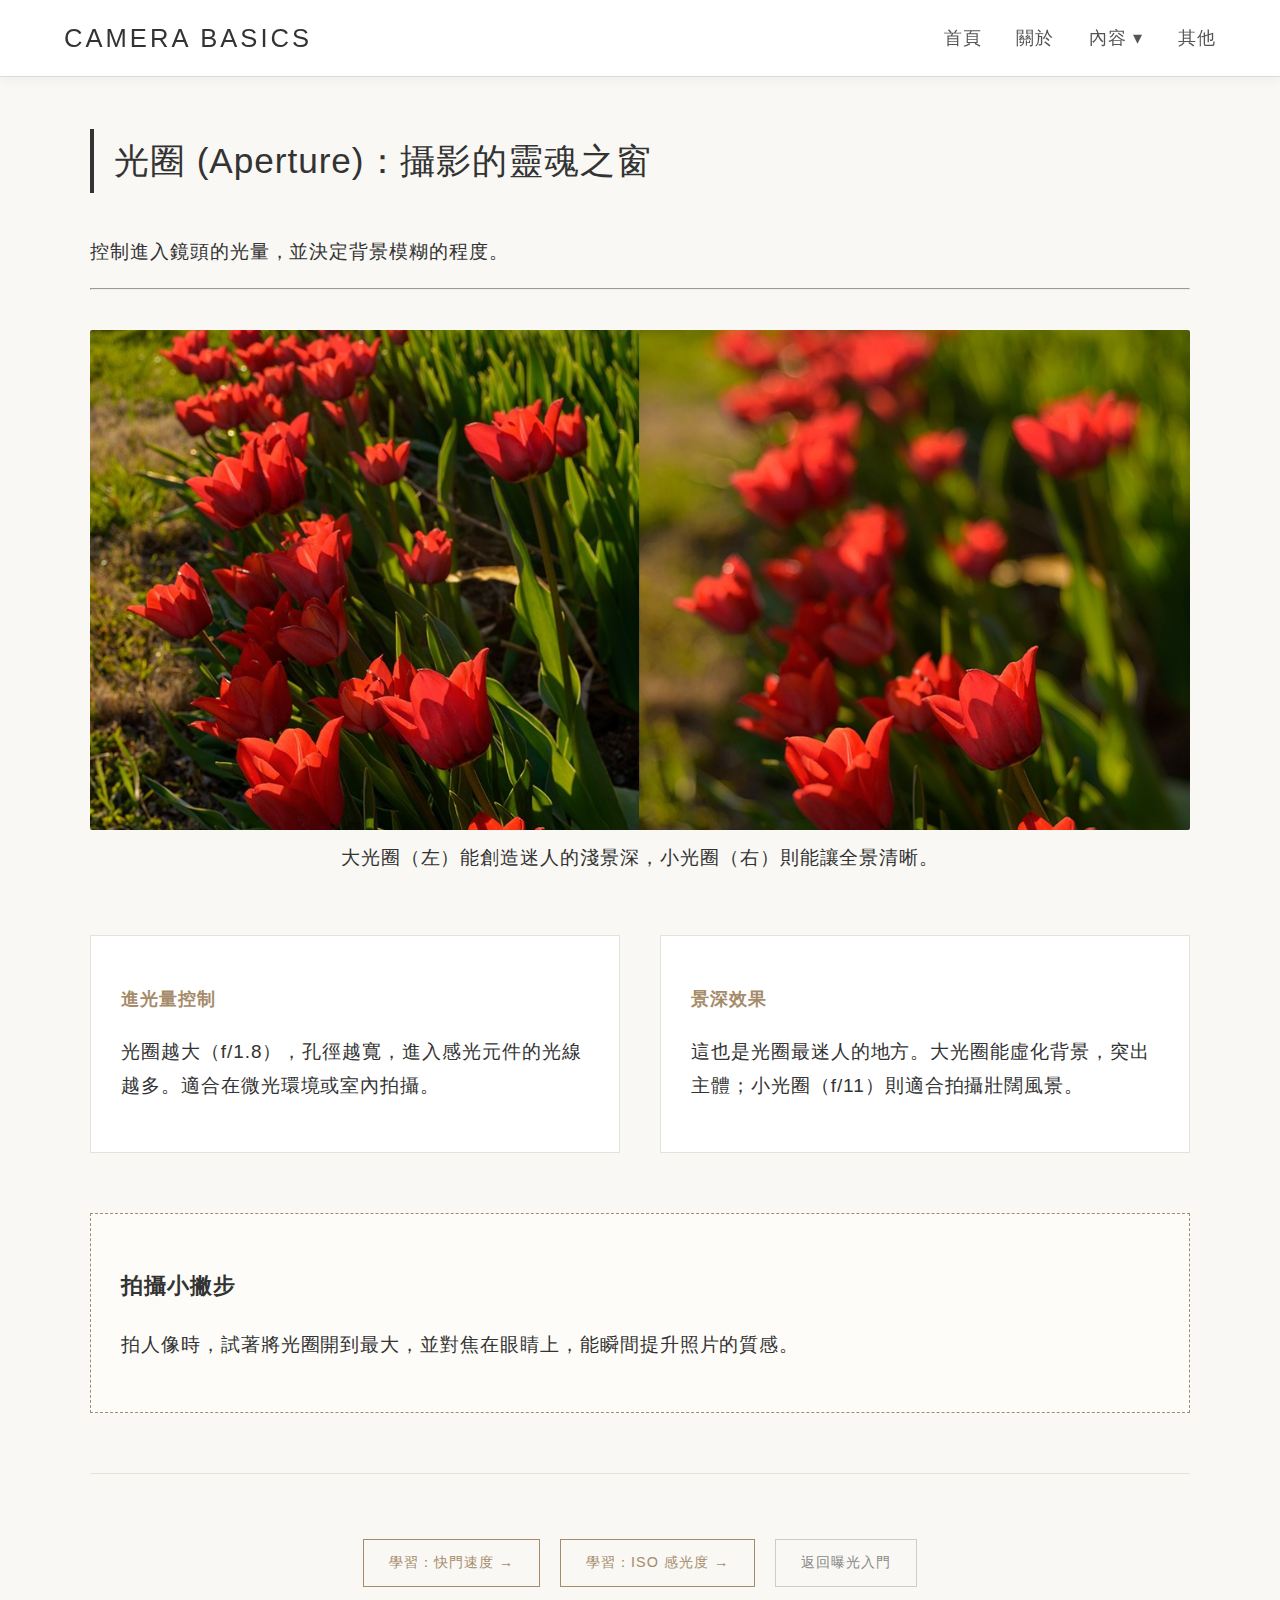
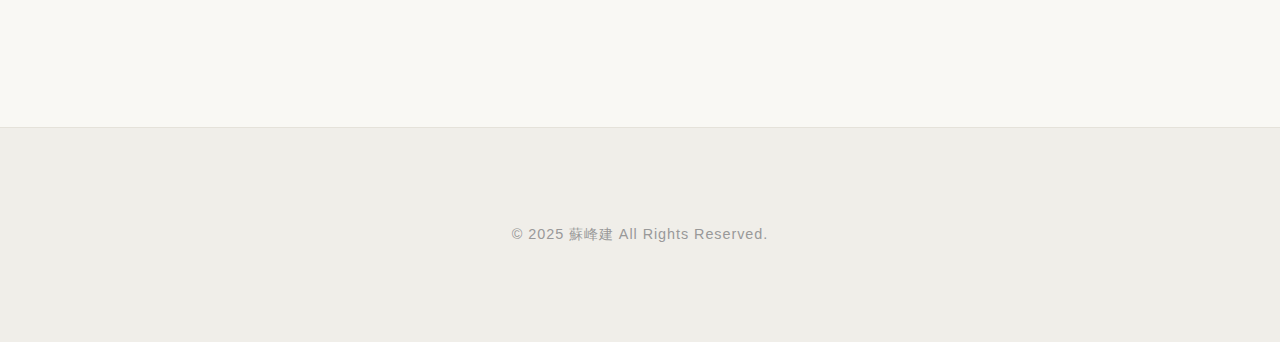
<file: park/aperture.html>
<!doctype html>
<html lang="zh-Hant">
<head>
    <meta charset="utf-8">
    <title>相機快速上手｜新手操作指南</title>
    <link rel="icon" href="../img/icon.ico" type="image/x-icon">
	<link href="../style.css" rel="stylesheet" type="text/css">
</head>

<body>
    <header>
        <div>
            <h1><a href="../index.html" style="text-decoration: none; color: inherit;">Camera Basics</a></h1>
        </div>
        <nav id="menu">
            <ul>
                <li><a href="../index.html#home">首頁</a></li>
                <li><a href="../index.html#about">關於</a></li>
                <li><a href="#">內容 ▾</a>
                    <ul>
                        <li><a href="../index.html#exposure">曝光入門</a></li>
                        <li><a href="../index.html#core-operation">核心操作</a></li>
						<li><a href="../index.html#lenses">鏡頭介紹</a></li>
                        <li><a href="../index.html#composition">構圖技巧</a></li>
                        <li><a href="../index.html#brands">相機品牌簡介</a></li>
                    </ul>
                </li>
                <li><a href="../index.html#faq">其他</a></li>
            </ul>
        </nav>
    </header>

    <main>
        <div class="container-wrapper">
          <section id="lens-detail">
                <h2>光圈 (Aperture)：攝影的靈魂之窗</h2>
                <p>控制進入鏡頭的光量，並決定背景模糊的程度。</p>

                <hr>

                <figure class="main-visual">
                    <img src="../img/depth-of-field.jpg" alt="光圈與景深示意圖" width="600">
                    <figcaption>大光圈（左）能創造迷人的淺景深，小光圈（右）則能讓全景清晰。</figcaption>
            </figure>

                <div class="info-grid">
                    <div class="info-card">
                        <h3>進光量控制</h3>
                        <p>光圈越大（f/1.8），孔徑越寬，進入感光元件的光線越多。適合在微光環境或室內拍攝。</p>
                    </div>
                    <div class="info-card">
                        <h3>景深效果</h3>
                        <p>這也是光圈最迷人的地方。大光圈能虛化背景，突出主體；小光圈（f/11）則適合拍攝壯闊風景。</p>
                    </div>
                </div>

                <div class="pro-tips">
                    <h3>拍攝小撇步</h3>
                    <p>拍人像時，試著將光圈開到最大，並對焦在眼睛上，能瞬間提升照片的質感。</p>
                </div>

                <div class="next-steps">
                    <a class="link" href="shutter.html">學習：快門速度 →</a>
					<a class="link" href="iso.html">學習：ISO 感光度 →</a>
                    <a class="link secondary" href="../index.html#exposure">返回曝光入門</a>
              </div>
            </section>
        </div>
    </main>

    <footer id="contact">
        <p>© 2025 蘇峰建 All Rights Reserved.</p>
    </footer>
</body>
</html>
</file>
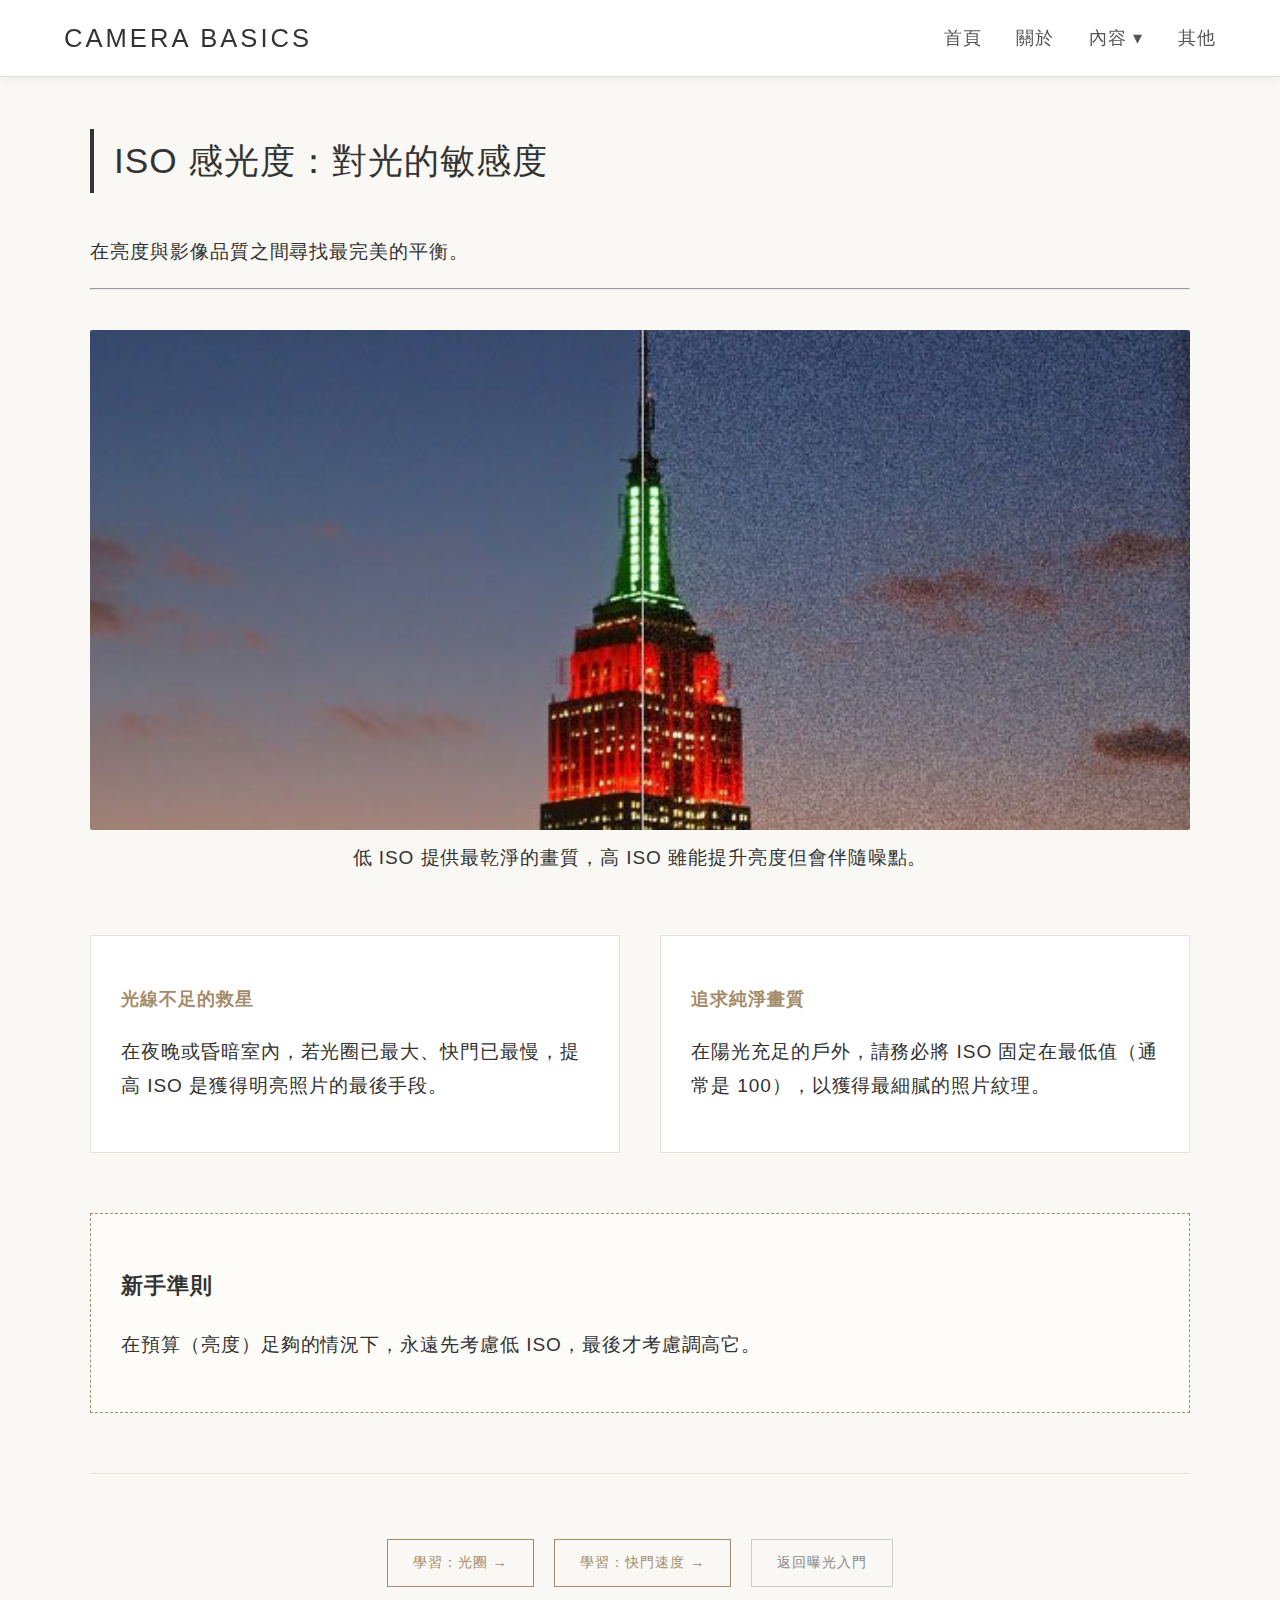
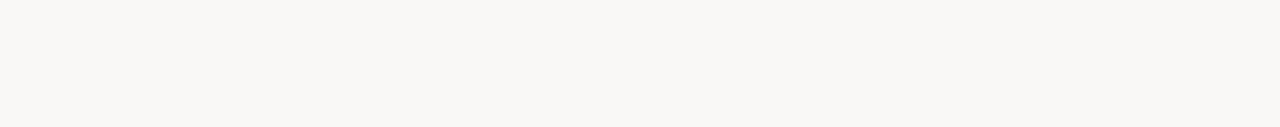
<file: park/iso.html>
<!doctype html>
<html lang="zh-Hant">
<head>
    <meta charset="utf-8">
    <title>相機快速上手｜新手操作指南</title>
    <link rel="icon" href="../img/icon.ico" type="image/x-icon">
	<link href="../style.css" rel="stylesheet" type="text/css">
</head>

<body>
    <header>
        <div>
            <h1><a href="../index.html" style="text-decoration: none; color: inherit;">Camera Basics</a></h1>
        </div>
        <nav id="menu">
            <ul>
                <li><a href="../index.html#home">首頁</a></li>
                <li><a href="../index.html#about">關於</a></li>
                <li><a href="#">內容 ▾</a>
                    <ul>
                        <li><a href="../index.html#exposure">曝光入門</a></li>
                        <li><a href="../index.html#core-operation">核心操作</a></li>
						<li><a href="../index.html#lenses">鏡頭介紹</a></li>
                        <li><a href="../index.html#composition">構圖技巧</a></li>
                        <li><a href="../index.html#brands">相機品牌簡介</a></li>
                    </ul>
                </li>
                <li><a href="../index.html#faq">其他</a></li>
            </ul>
        </nav>
    </header>

    <main>
        <div class="container-wrapper">
          <section id="lens-detail">
                <h2>ISO 感光度：對光的敏感度</h2>
                <p>在亮度與影像品質之間尋找最完美的平衡。</p>

                <hr>

                <figure class="main-visual">
                    <img src="../img/iso-noise.jpg" alt="ISO 雜訊對比">
                    <figcaption>低 ISO 提供最乾淨的畫質，高 ISO 雖能提升亮度但會伴隨噪點。</figcaption>
                </figure>

                <div class="info-grid">
                    <div class="info-card">
                        <h3>光線不足的救星</h3>
                        <p>在夜晚或昏暗室內，若光圈已最大、快門已最慢，提高 ISO 是獲得明亮照片的最後手段。</p>
                    </div>
                    <div class="info-card">
                        <h3>追求純淨畫質</h3>
                        <p>在陽光充足的戶外，請務必將 ISO 固定在最低值（通常是 100），以獲得最細膩的照片紋理。</p>
                    </div>
                </div>

                <div class="pro-tips">
                    <h3>新手準則</h3>
                    <p>在預算（亮度）足夠的情況下，永遠先考慮低 ISO，最後才考慮調高它。</p>
                </div>

                <div class="next-steps">
                    <a class="link" href="aperture.html">學習：光圈 →</a>
					<a class="link" href="shutter.html">學習：快門速度 →</a>
                 	<a class="link secondary" href="../index.html#exposure">返回曝光入門</a>
              </div>
            </section>
        </div>
    </main>

    </body>
</html>
</file>
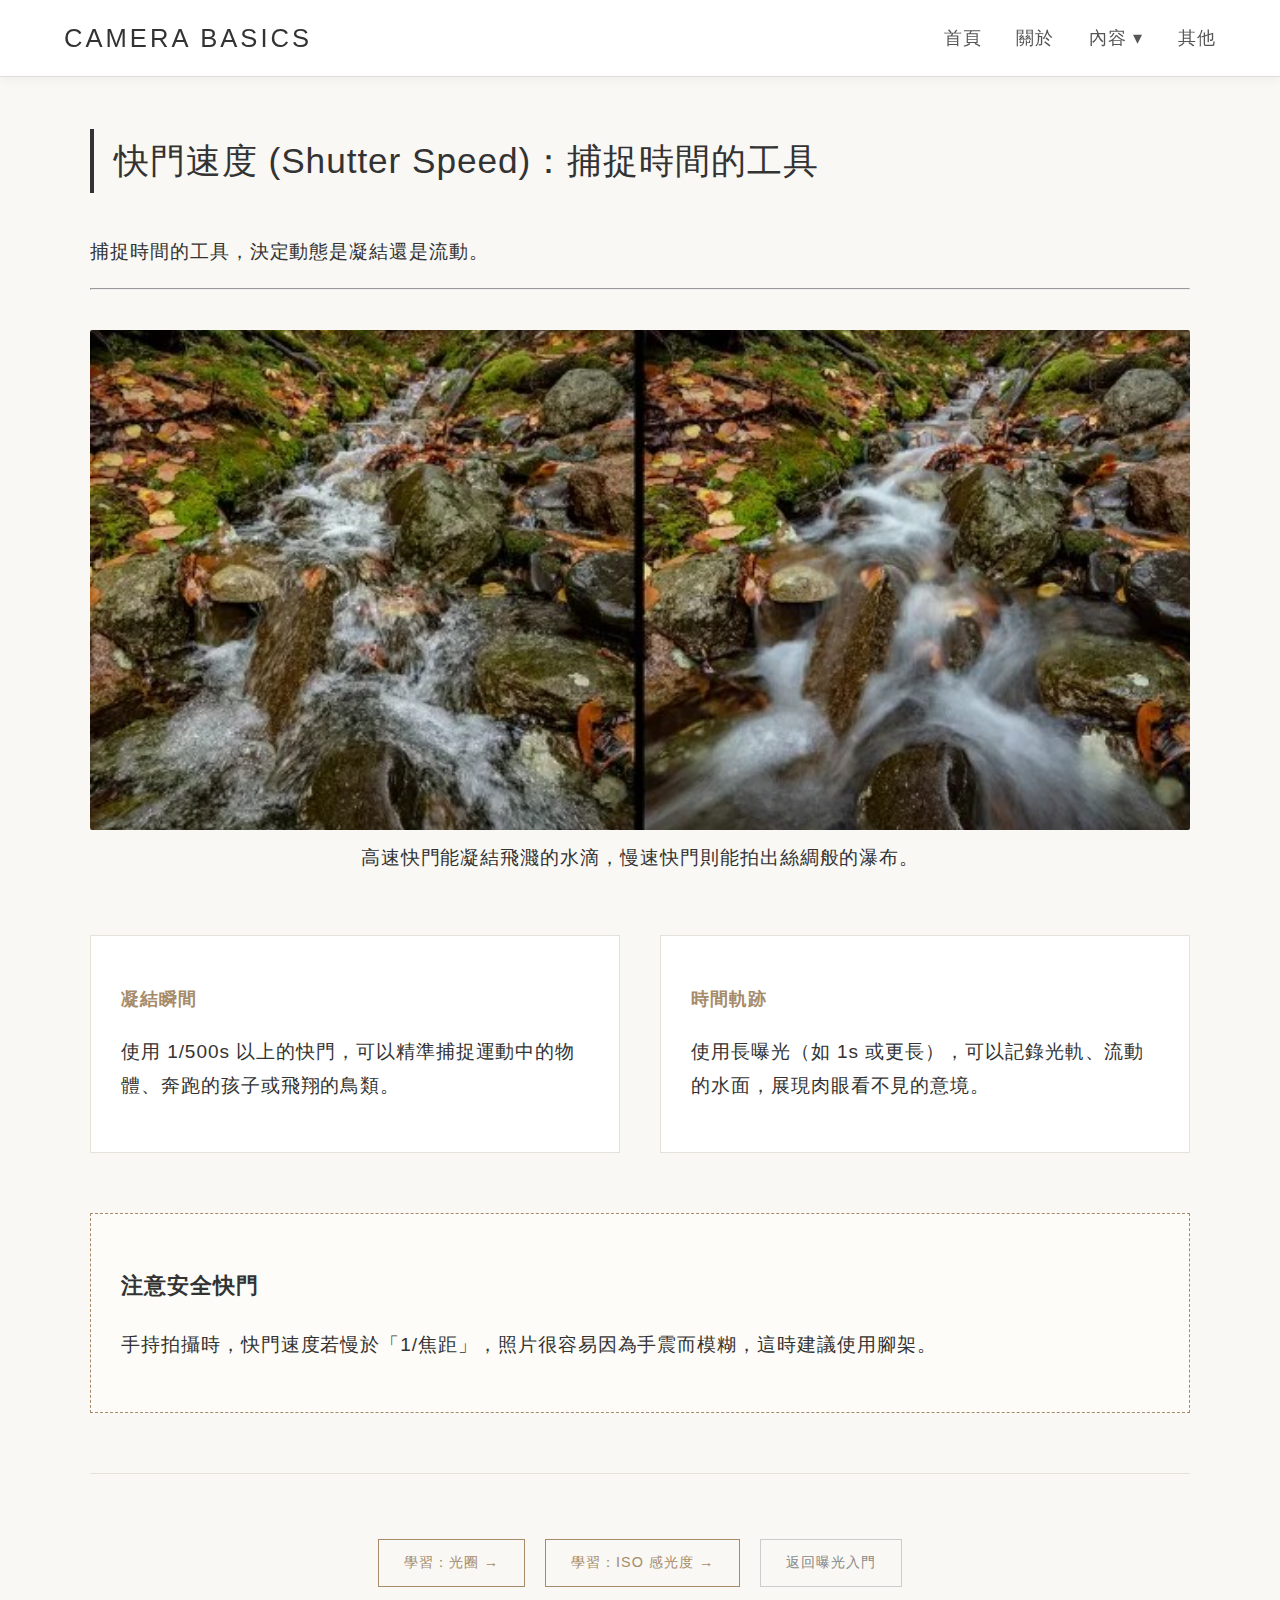
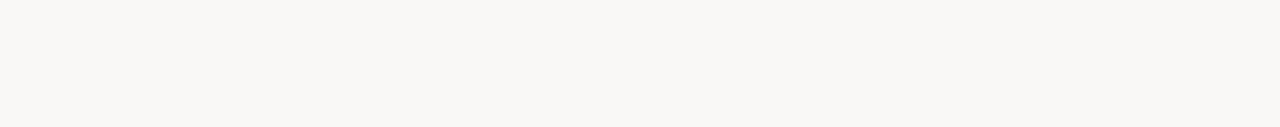
<file: park/shutter.html>
<!doctype html>
<html lang="zh-Hant">
<head>
    <meta charset="utf-8">
    <title>相機快速上手｜新手操作指南</title>
    <link rel="icon" href="../img/icon.ico" type="image/x-icon">
	<link href="../style.css" rel="stylesheet" type="text/css">
</head>

<body>
    <header>
        <div>
            <h1><a href="../index.html" style="text-decoration: none; color: inherit;">Camera Basics</a></h1>
        </div>
        <nav id="menu">
            <ul>
                <li><a href="../index.html#home">首頁</a></li>
                <li><a href="../index.html#about">關於</a></li>
                <li><a href="#">內容 ▾</a>
                    <ul>
                        <li><a href="../index.html#exposure">曝光入門</a></li>
                        <li><a href="../index.html#core-operation">核心操作</a></li>
						<li><a href="../index.html#lenses">鏡頭介紹</a></li>
                        <li><a href="../index.html#composition">構圖技巧</a></li>
                        <li><a href="../index.html#brands">相機品牌簡介</a></li>
                    </ul>
                </li>
                <li><a href="../index.html#faq">其他</a></li>
            </ul>
        </nav>
    </header>

    <main>
        <div class="container-wrapper">
            <section id="lens-detail">
                <h2>快門速度 (Shutter Speed)：捕捉時間的工具</h2>
                <p>捕捉時間的工具，決定動態是凝結還是流動。</p>

                <hr>

                <figure class="main-visual">
                    <img src="../img/shutter-speed.jpg" alt="快門速度效果圖">
                    <figcaption>高速快門能凝結飛濺的水滴，慢速快門則能拍出絲綢般的瀑布。</figcaption>
                </figure>

                <div class="info-grid">
                    <div class="info-card">
                        <h3>凝結瞬間</h3>
                        <p>使用 1/500s 以上的快門，可以精準捕捉運動中的物體、奔跑的孩子或飛翔的鳥類。</p>
                    </div>
                    <div class="info-card">
                        <h3>時間軌跡</h3>
                        <p>使用長曝光（如 1s 或更長），可以記錄光軌、流動的水面，展現肉眼看不見的意境。</p>
                    </div>
                </div>

                <div class="pro-tips warn">
                    <h3>注意安全快門</h3>
                    <p>手持拍攝時，快門速度若慢於「1/焦距」，照片很容易因為手震而模糊，這時建議使用腳架。</p>
                </div>

                <div class="next-steps">
					<a class="link" href="aperture.html">學習：光圈 →</a>
                    <a class="link" href="iso.html">學習：ISO 感光度 →</a>
                    <a class="link secondary" href="../index.html#exposure">返回曝光入門</a>
                </div>
            </section>
        </div>
    </main>

    </body>
</html>
</file>
<file: style.css>
html {
    scroll-padding-top: 110px; 
    scroll-behavior: smooth; 
}
body {
    margin: 0;
    padding: 0;
    background-color: #f9f8f4; 
    color: #333;
    font-family: "PingFang TC", "STHeitiTC-Light", "Microsoft JhengHei", sans-serif;
    font-size: 19px; 
    line-height: 1.8;
    -webkit-font-smoothing: antialiased;
    letter-spacing: 0.05em;
}
header {
    background-color: rgba(255, 255, 255, 0.95); 
    border-bottom: 1px solid #dcdcdc;
    box-shadow: 0 2px 12px rgba(0, 0, 0, 0.05);
    padding: 15px 5%;
    display: flex;
    justify-content: space-between; 
    align-items: center;
    position: fixed; 
    top: 0;
    left: 0;
    right: 0;
    z-index: 1000;
    backdrop-filter: blur(8px);
    transition: all 0.4s cubic-bezier(0.25, 0.46, 0.45, 0.94);
}
header h1 {
    margin: 0;
    font-size: 1.6rem;
    font-weight: 300;
    letter-spacing: 3px;
    text-transform: uppercase;
}
header h1 a {
    text-decoration: none;
    color: #2c3e50;
}
#menu ul {
    list-style: none;
    margin: 0;
    padding: 0;
    display: flex;
}
#menu ul li {
    position: relative;
    margin-left: 35px;
}
#menu ul li a {
    text-decoration: none;
    color: #555;
    font-size: 1.1rem;
    transition: 0.3s;
    position: relative;
    padding-bottom: 5px;
}
#menu ul li a::after {
    content: '';
    position: absolute;
    width: 0;
    height: 1px;
    bottom: 0;
    left: 0;
    background-color: #a68b6a; 
    transition: width 0.3s ease;
}
#menu ul li a:hover::after {
    width: 100%;
}
#menu ul li a:hover {
    color: #000;
}
#menu ul li ul {
    display: none;
    position: absolute;
    top: 100%;
    right: 0;
    background-color: #fff;
    box-shadow: 0 8px 20px rgba(0,0,0,0.1);
    min-width: 220px;
    padding: 10px 0;
    flex-direction: column;
    border: 1px solid #eee;
}
#menu ul li:hover > ul {
    display: flex;
}
.hero-section {
    position: relative;
    width: 100%;
    height: 90vh; 
    background: url('img/hero.jpg') no-repeat center center; 
    background-size: cover; 
    margin-top: 0; 
}
.hero-overlay {
    position: absolute;
    top: 0;
    left: 0;
    width: 100%;
    height: 100%;
    background: linear-gradient(rgba(0,0,0,0.2), rgba(0,0,0,0.5)); 
    display: flex;
    justify-content: center;
    align-items: center;
    text-align: center;
}
.hero-content {
    color: #ffffff;
    padding: 0 20px;
}
.hero-content h1 {
    font-size: 3.8rem; 
    font-weight: 300;
    letter-spacing: 10px; 
    margin-bottom: 15px;
    text-shadow: 0 2px 15px rgba(0,0,0,0.2);
    animation: fadeInDown 1.2s ease-out;
}
.hero-content .subtitle {
    font-size: 1.4rem;
    letter-spacing: 5px;
    font-weight: 300;
    opacity: 0.9;
    animation: fadeInUp 1.2s ease-out;
}
.btn-discover {
    display: inline-block;
    margin-top: 50px;
    padding: 12px 40px;
    border: 1px solid rgba(255,255,255,0.8);
    color: #ffffff;
    text-decoration: none;
    font-size: 0.95rem;
    letter-spacing: 3px;
    transition: all 0.4s ease;
    background: transparent;
    border-radius: 0;
}
.btn-discover:hover {
    background: #ffffff;
    color: #333;
    transform: translateY(-3px);
    box-shadow: 0 5px 15px rgba(0,0,0,0.1);
}
.container-wrapper {
    max-width: 1100px;
    margin: 0 auto;
    padding: 0 30px;
}
.container-wrapper section {
    padding: 100px 0;
    animation: fadeIn 1.2s ease-out;
}
h2 {
    font-size: 2.2rem;
    font-weight: 400;
    margin-bottom: 1.2em;
    padding-left: 20px;
    border-left: 4px solid #333;
    text-align: left;
}
table {
    width: 100%;
    border-collapse: collapse;
    margin: 30px 0;
    background: #fff;
}

table th, table td {
    padding: 15px;
    border: 1px solid #e5e2da;
}

table th {
    background-color: #f4f2ed;
    font-weight: 500;
}
.link {
    text-decoration: none;
    color: #a68b6a;
    font-size: 0.9rem;
    transition: opacity 0.3s;
}
.link:hover {
    opacity: 0.7;
}
details {
    margin-bottom: 15px;
    padding: 10px;
    background: #fff;
    border: 1px solid #e5e2da;
}
@keyframes fadeIn {
    from { opacity: 0; transform: translateY(20px); }
    to { opacity: 1; transform: translateY(0); }
}
@keyframes fadeInDown {
    from { opacity: 0; transform: translateY(-20px); }
    to { opacity: 1; transform: translateY(0); }
}
@keyframes fadeInUp {
    from { opacity: 0; transform: translateY(20px); }
    to { opacity: 1; transform: translateY(0); }
}
footer {
    background-color: #f0eee9;
    padding: 80px 20px;
    text-align: center;
    color: #999;
    font-size: 0.9rem;
    border-top: 1px solid #e5e2da;
}
.link {
    display: inline-block;
    text-decoration: none;
    color: #a68b6a;          
    border: 1px solid #a68b6a; 
    padding: 10px 25px;       
    font-size: 0.9rem;
    letter-spacing: 1px;
    transition: all 0.3s ease;
    margin-top: 15px;
    background-color: transparent;
}
.link:hover {
    background-color: #a68b6a;
    color: #ffffff;
    opacity: 1;   
    transform: translateY(-2px); 
    box-shadow: 0 4px 10px rgba(166, 139, 106, 0.2);
}
section .link {
    margin-top: 25px;
}
.composition-item {
    display: flex;
    align-items: center;
    justify-content: space-between;
    gap: 50px;       
    margin: 60px 0;
}
.comp-text, .composition-item figure {
    flex: 1;
    margin: 0;  
}
.composition-item figure img {
    width: 100%;
    height: auto;
    display: block;
}
.composition-item:nth-of-type(even) {
    flex-direction: row-reverse;
}
@media (max-width: 768px) {
    .composition-item, .composition-item:nth-of-type(even) {
        flex-direction: column;
        gap: 20px;
    }
}
.link {
    display: inline-block;
    text-decoration: none;
    color: #a68b6a;
    border: 1px solid #a68b6a;
    padding: 10px 25px;
    transition: all 0.3s ease;
}
.link:hover {
    background-color: #a68b6a;
    color: #fff;
}
.about-cards {
    display: flex;
    justify-content: space-between;
    gap: 30px; 
    margin-top: 50px;
}
.card {
    flex: 1; 
    background-color: #ffffff;
    padding: 40px 30px;
    border: 1px solid #e5e2da;
    transition: all 0.4s ease;
    display: flex;
    flex-direction: column;
}
.card h3 {
    font-size: 1.2rem;
    font-weight: 400;
    color: #a68b6a; 
    margin-bottom: 20px;
    letter-spacing: 2px;
    position: relative;
    padding-bottom: 10px;
}
.card h3::after {
    content: '';
    position: absolute;
    bottom: 0;
    left: 0;
    width: 20px;
    height: 1px;
    background-color: #a68b6a;
}
.card p, .card ul {
    font-size: 0.95rem;
    color: #666;
    margin: 0;
}
.card ul {
    padding-left: 18px;
}
.card li {
    margin-bottom: 10px;
}
.card:hover {
    transform: translateY(-10px);
    box-shadow: 0 15px 35px rgba(0, 0, 0, 0.05);
    border-color: #a68b6a; 
}
@media (max-width: 768px) {
    .about-cards {
        flex-direction: column;
    }
}
.pure-accordion {
    border-top: 1px solid #e5e2da;
}

.pure-accordion details {
    border-bottom: 1px solid #e5e2da;
    transition: all 0.3s ease;
}
.pure-accordion summary {
    padding: 25px 0;
    list-style: none; 
    cursor: pointer;
    font-size: 1.1rem;
    color: #333;
    display: flex;
    justify-content: space-between;
    align-items: center;
}
.pure-accordion summary::after {
    content: '+';
    color: #a68b6a;
    font-size: 1.2rem;
    transition: transform 0.3s ease;
}
.pure-accordion details[open] summary::after {
    content: '-';
    transform: rotate(180deg);
}

.pure-accordion summary:hover {
    color: #a68b6a;
}
.acc-panel {
    background-color: rgba(244, 242, 237, 0.5);
    padding: 20px 0;
}
.acc-panel .list {
    padding: 0 30px;
    margin: 0;
    list-style: none;
}
.acc-panel .list li {
    margin-bottom: 12px;
    position: relative;
}
.acc-panel .list li::before {
    content: "•";
    color: #a68b6a;
    position: absolute;
    left: -20px;
}
.note {
    padding: 20px 30px 10px 30px;
    font-size: 0.9rem;
    color: #888;
}
.exposure-cards {
    display: flex;
    justify-content: space-between;
    gap: 30px;
    margin-top: 50px;
}
#exposure .card {
    display: flex;
    flex-direction: column;
    justify-content: space-between;
    min-height: 320px; 
}
#exposure .card p {
    flex-grow: 1; 
    margin-bottom: 20px;
}
@media (max-width: 768px) {
    .exposure-cards {
        flex-direction: column;
    }
    #exposure .card {
        min-height: auto;
    }
}
.composition-grid {
    margin-top: 50px;
}
.comp-item {
    display: flex;
    align-items: center;
    gap: 60px;
    margin-bottom: 80px;
}
.comp-text {
    flex: 1;
}
.comp-item figure {
    flex: 1;
    margin: 0;
}
.comp-item figure img {
    width: 100%;
    border-radius: 2px;
    box-shadow: 0 10px 30px rgba(0,0,0,0.05);
}
.comp-item:nth-of-type(even) {
    flex-direction: row-reverse;
}
.comp-text h3 {
    font-size: 1.5rem;
    font-weight: 300;
    color: #a68b6a;
    margin-bottom: 15px;
}
.brand-list {
    margin-top: 40px;
}
.brand-item {
    padding: 30px 0;
    border-bottom: 1px solid #e5e2da;
}
.brand-item:last-child {
    border-bottom: none;
}
.brand-item strong {
    font-size: 1.2rem;
    display: block;
    margin-bottom: 10px;
    color: #2c3e50;
}
.brand-item p {
    font-size: 0.95rem;
    color: #666;
    margin-bottom: 20px;
}
@media (max-width: 768px) {
    .comp-item, .comp-item:nth-of-type(even) {
        flex-direction: column;
        gap: 20px;
    }
}
.lens-grid {
    display: flex;
    flex-wrap: wrap;
    gap: 40px;
    margin: 50px 0;
}
.lens-card {
    flex: 1 1 calc(33.333% - 40px); 
    background: #ffffff;
    border: 1px solid #e5e2da;
    display: flex;
    flex-direction: column;
    transition: all 0.4s ease;
}
.lens-card figure {
    margin: 0;
    overflow: hidden;
}
.lens-card figure img {
    width: 100%;
    height: 250px;
    object-fit: cover;
    transition: transform 0.6s ease;
}
.lens-info {
    padding: 30px;
}
.lens-info h3 {
    font-size: 1.2rem;
    font-weight: 400;
    color: #a68b6a;
    margin-bottom: 15px;
    letter-spacing: 1px;
}
.lens-info p {
    font-size: 0.95rem;
    color: #666;
    margin-bottom: 15px;
}
.lens-info ul {
    font-size: 0.9rem;
    color: #888;
    padding-left: 20px;
}
.lens-card:hover {
    transform: translateY(-8px);
    box-shadow: 0 15px 35px rgba(0,0,0,0.05);
    border-color: #a68b6a;
}
.lens-card:hover figure img {
    transform: scale(1.05);
}
.lens-preview-grid {
    display: grid;
    grid-template-columns: repeat(auto-fit, minmax(220px, 1fr));
    gap: 20px;
    margin-top: 40px;
}
.lens-mini-card {
    background: #fff;
    padding: 30px;
    border: 1px solid #e5e2da;
    text-align: center;
    transition: all 0.4s ease;
}
.lens-tag {
    display: inline-block;
    font-size: 0.75rem;
    color: #a68b6a;
    border: 1px solid #a68b6a;
    padding: 2px 10px;
    margin-bottom: 15px;
    letter-spacing: 1px;
}
.lens-mini-card h3 {
    font-size: 1.1rem;
    font-weight: 400;
    margin-bottom: 10px;
}
.lens-mini-card p {
    font-size: 0.85rem;
    color: #888;
    line-height: 1.6;
}
.lens-mini-card:hover {
    background-color: #f4f2ed;
    border-color: #a68b6a;
    transform: translateY(-5px);
}
.faq-notebook {
    margin-top: 50px;
}
.faq-item {
    background: #fff;
    padding: 40px;
    margin-bottom: 25px;
    border-left: 3px solid #a68b6a;
    box-shadow: 0 5px 15px rgba(0,0,0,0.02);
}
.faq-question {
    font-size: 1.1rem;
    font-weight: 500;
    color: #2c3e50;
    margin-bottom: 15px;
}
.faq-answer {
    font-size: 0.95rem;
    color: #666;
    line-height: 1.8;
}
details {
    border: none;
    background: transparent;
}
.detail-page {
    padding-top: 40px;
}
.page-header {
    text-align: center;
    margin-bottom: 50px;
}
.category-tag {
    font-size: 0.8rem;
    color: #a68b6a;
    letter-spacing: 3px;
    text-transform: uppercase;
    display: block;
    margin-bottom: 10px;
}
.page-header h2 {
    border-left: none;
    padding-left: 0;
    margin-bottom: 10px;
}
.main-visual {
    margin: 40px 0 60px 0;
    text-align: center;
}
.main-visual img {
    width: 100%;
    max-height: 500px;
    object-fit: cover;
    border-radius: 2px;
}
.info-grid {
    display: grid;
    grid-template-columns: 1fr 1fr;
    gap: 40px;
    margin-bottom: 60px;
}
.info-card {
    padding: 30px;
    background: #fff;
    border: 1px solid #e5e2da;
}
.info-card h3 {
    color: #a68b6a;
    font-size: 1.1rem;
    margin-bottom: 15px;
}
.pro-tips {
    background: #fdfcf8;
    padding: 30px;
    border: 1px dashed #a68b6a;
    margin-bottom: 60px;
}
.next-steps {
    display: flex;
    justify-content: center;
    gap: 20px;
    padding: 40px 0;
    border-top: 1px solid #e5e2da;
}
.link.secondary {
    border-color: #ccc;
    color: #888;
}
.link.secondary:hover {
    background: #f4f4f4;
    color: #333;
}
</file>
